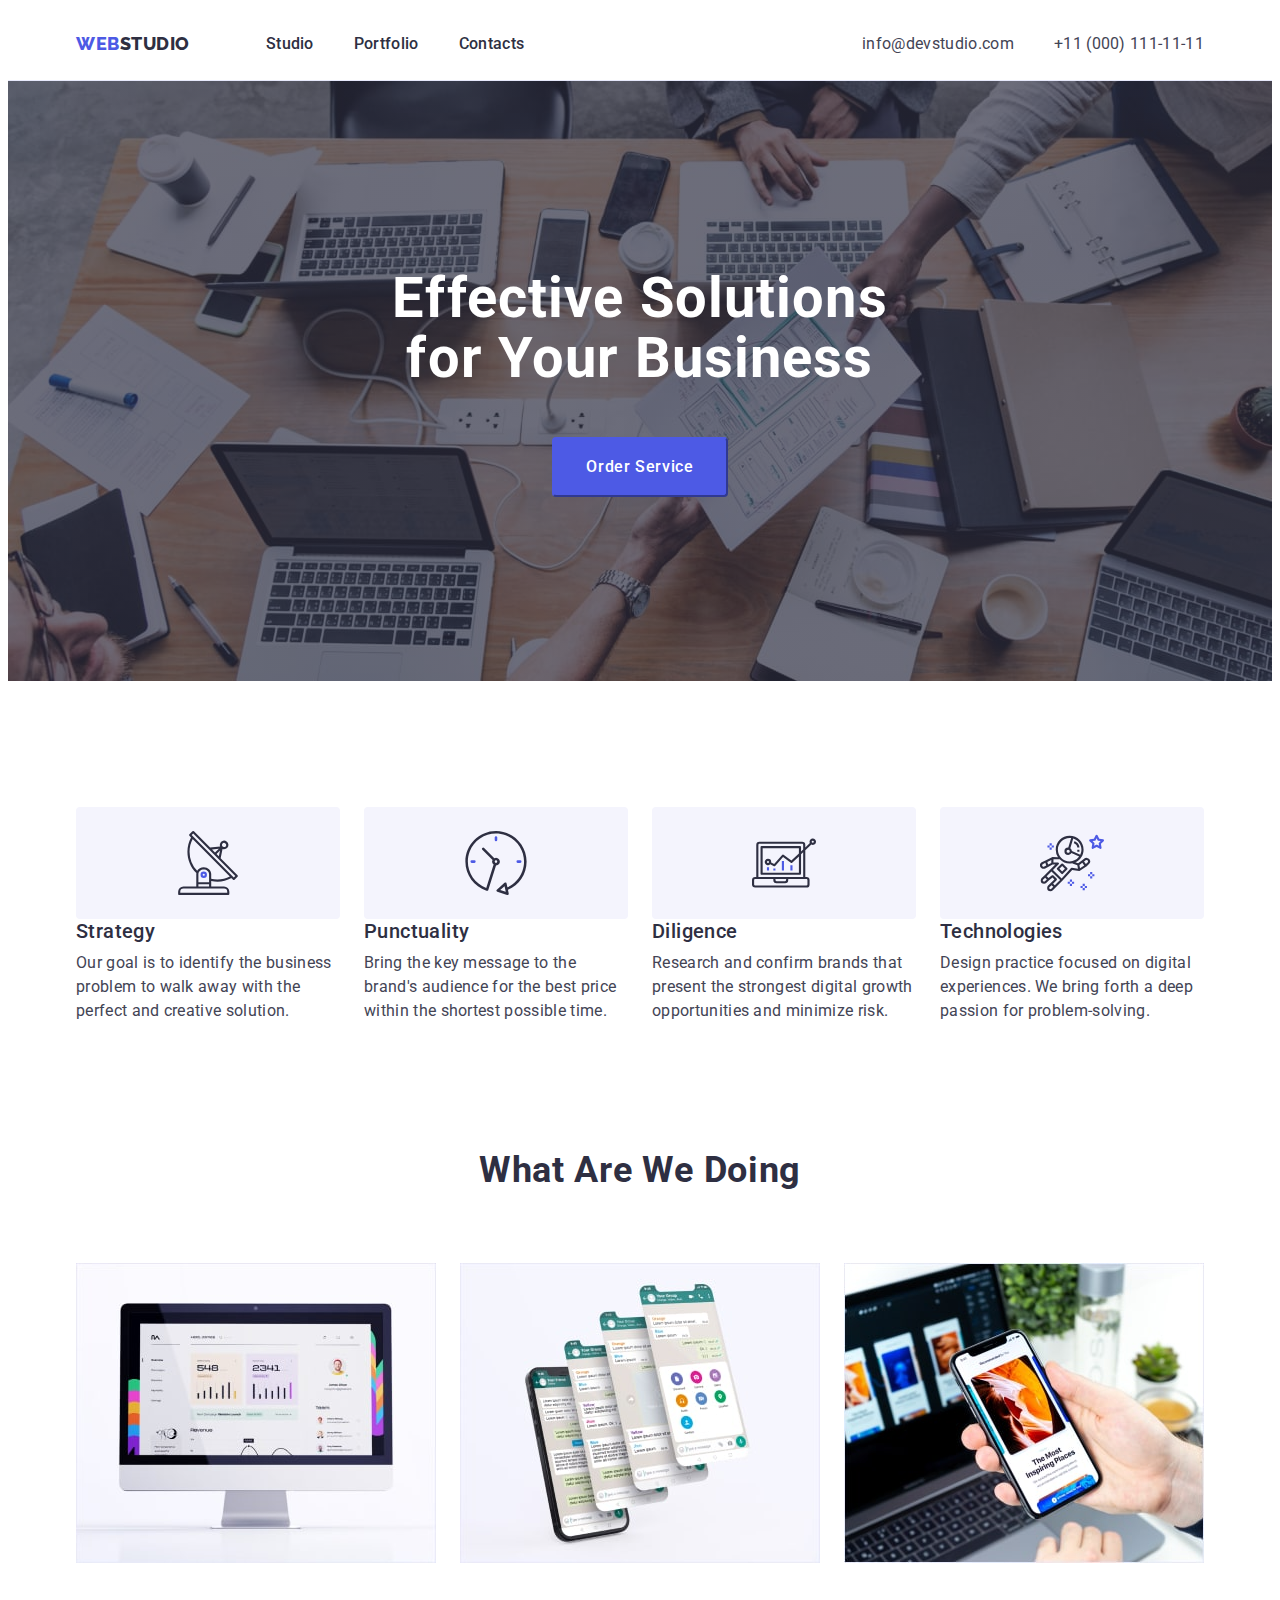
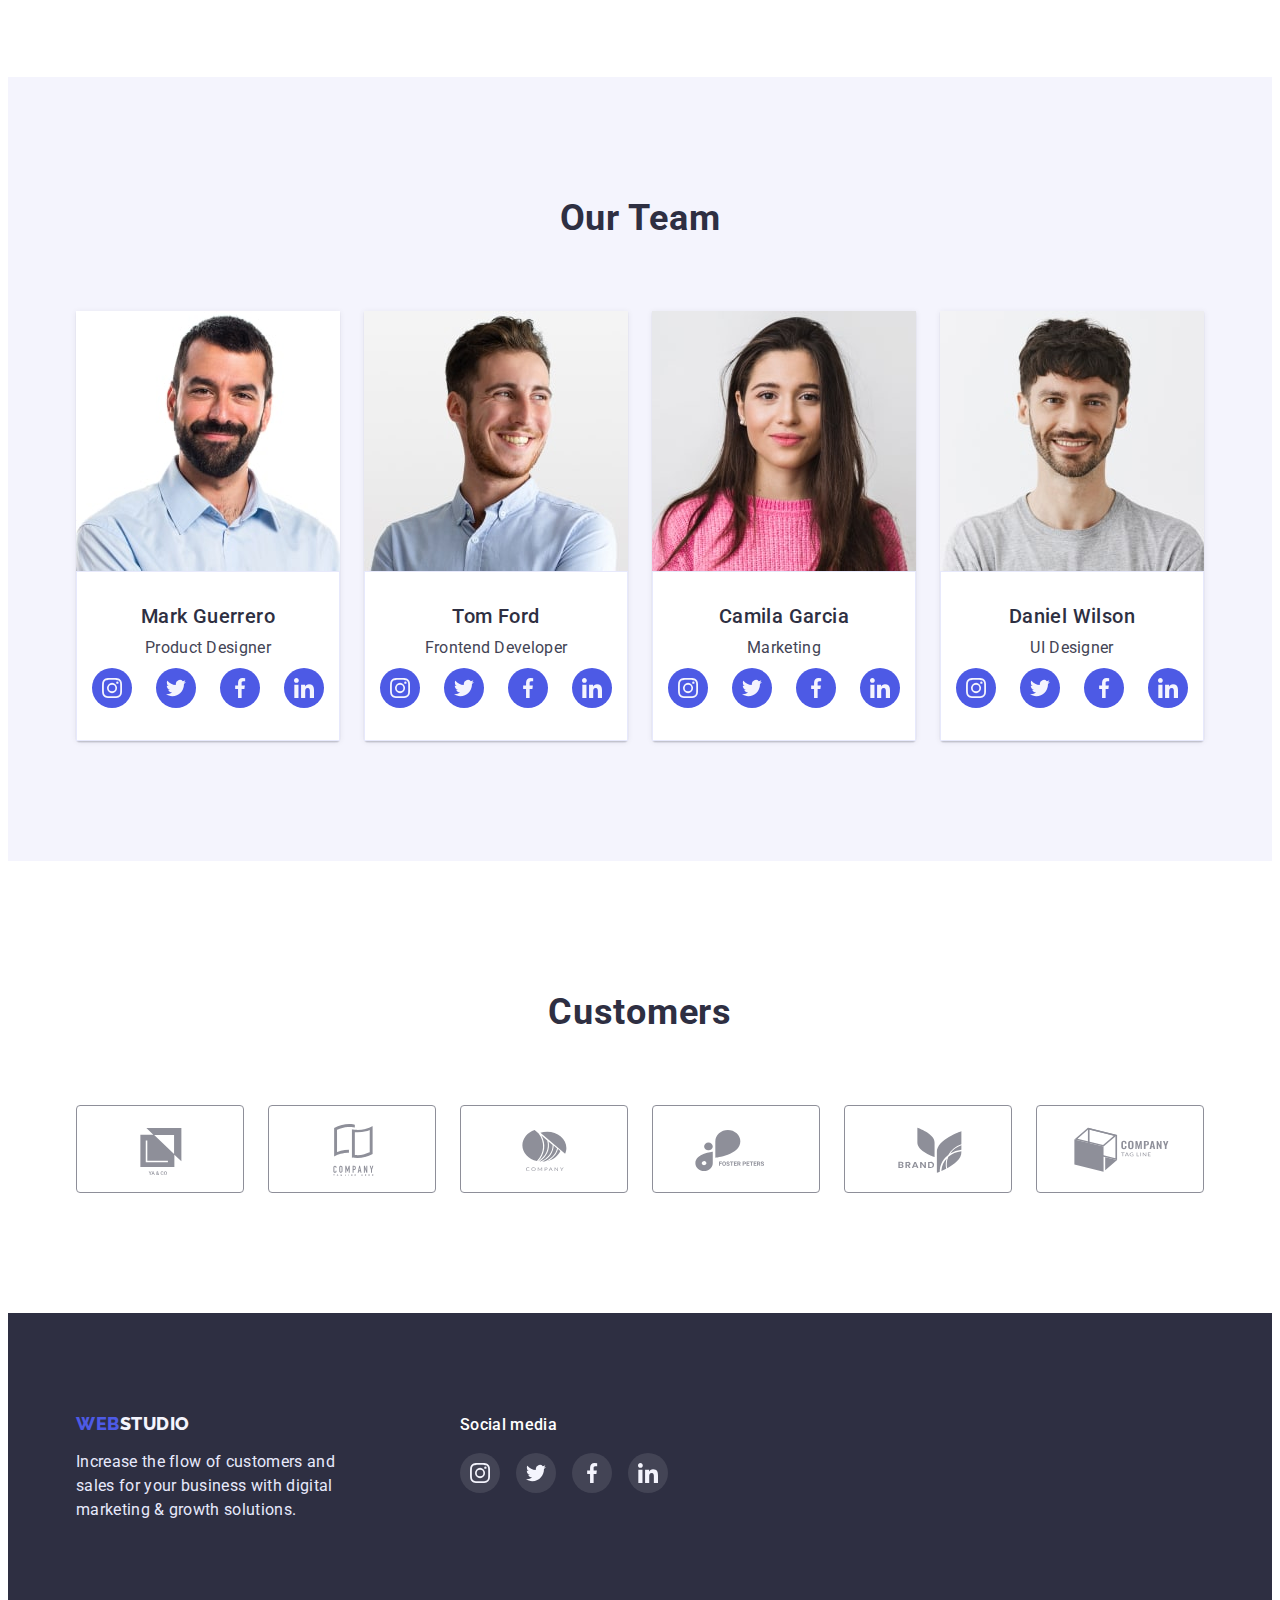
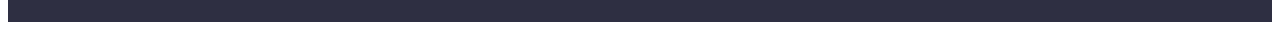
<file: index.html>
<!DOCTYPE html>
<html lang="en">
  <head>
    <meta charset="UTF-8" />
    <meta http-equiv="X-UA-Compatible" content="IE=edge" />
    <meta name="viewport" content="width=device-width, initial-scale=1.0" />
    <title>webstudio&#127912;</title>
    <link
      rel="stylesheet"
      href="https://cdnjs.cloudflare.com/ajax/libs/modern-normalize/1.1.0/modern-normalize.min.css"
      integrity="sha512-wpPYUAdjBVSE4KJnH1VR1HeZfpl1ub8YT/NKx4PuQ5NmX2tKuGu6U/JRp5y+Y8XG2tV+wKQpNHVUX03MfMFn9Q=="
      crossorigin="anonymous"
      referrerpolicy="no-referrer"
    />
    <link rel="stylesheet" href="./css/styles.css" />
    <link
      href="https://fonts.googleapis.com/css2?family=Raleway:wght@800&family=Roboto:wght@400;500;700;900&display=swap"
      rel="stylesheet"
    />
  </head>

  <body>
    <header class="page-header">
      <div class="container header-container">
        <nav class="main-nav">
          <a class="web-header link" href="./index.html"
            ><span class="accent">WEB</span>STUDIO</a
          >
          <ul class="site-nav">
            <li class="item list">
              <a class="header-item link" href="./index.html">Studio</a>
            </li>
            <li class="item list">
              <a class="header-item link" href="./portfolio.html">Portfolio</a>
            </li>
            <li class="item list">
              <a class="header-item link" href="">Contacts</a>
            </li>
          </ul>
        </nav>
        <address>
          <ul class="address-nav">
            <li class="item list">
              <a class="mail link" href="mailto:info@devstudio.com"
                >info@devstudio.com</a
              >
            </li>
            <li class="item list">
              <a class="tel link" href="tel:+110001111111"
                >+11 (000) 111-11-11</a
              >
            </li>
          </ul>
        </address>
      </div>
    </header>
    <main>
      <section class="hero overlay">
        <div class="container">
          <h1 class="hero-text">Effective Solutions for Your Business</h1>
          <button class="button-index" type="button">Order Service</button>
        </div>
      </section>
      <section class="feature">
        <div class="container">
          <h2 class="visually-hidden">Features</h2>
          <ul class="feature-list list">
            <li>
              <div class="feature-item">
                <a href="">
                  <svg class="feature-icon">
                    <use href="./images/icons.svg#icon-antenna"></use>
                  </svg>
                </a>
              </div>
              <h3 class="suptitle">Strategy</h3>
              <p class="subtitle">
                Our goal is to identify the business problem to walk away with
                the perfect and creative solution.
              </p>
            </li>
            <li>
              <div class="feature-item">
                <a href="">
                  <svg class="feature-icon">
                    <use href="./images/icons.svg#icon-clock"></use>
                  </svg>
                </a>
              </div>
              <h3 class="suptitle">Punctuality</h3>
              <p class="subtitle">
                Bring the key message to the brand's audience for the best price
                within the shortest possible time.
              </p>
            </li>
            <li>
              <div class="feature-item">
                <a href="">
                  <svg class="feature-icon">
                    <use href="./images/icons.svg#icon-diagram"></use>
                  </svg>
                </a>
              </div>
              <h3 class="suptitle">Diligence</h3>
              <p class="subtitle">
                Research and confirm brands that present the strongest digital
                growth opportunities and minimize risk.
              </p>
            </li>
            <li>
              <div class="feature-item">
                <a href="">
                  <svg class="feature-icon">
                    <use href="./images/icons.svg#icon-astronaut"></use>
                  </svg>
                </a>
              </div>
              <h3 class="suptitle">Technologies</h3>
              <p class="subtitle">
                Design practice focused on digital experiences. We bring forth a
                deep passion for problem-solving.
              </p>
            </li>
          </ul>
        </div>
      </section>
      <section class="doings">
        <div class="container">
          <h2 class="section-text">What are we doing</h2>
          <ul class="doings-list list">
            <li class="item">
              <img
                src="./images/img-1.jpg"
                alt="info-1"
                width="360"
                height="300"
              />
            </li>
            <li class="item">
              <img
                src="./images/img-2.jpg"
                alt="info-2"
                width="360"
                height="300"
              />
            </li>
            <li class="item">
              <img
                src="./images/img-3.jpg"
                alt="info-3"
                width="360"
                height="300"
              />
            </li>
          </ul>
        </div>
      </section>
      <section class="our-team section">
        <div class="container">
          <h2 class="section-text">Our Team</h2>
          <ul class="our-team-list list">
            <li class="team-item">
              <img
                src="./images/img-1_1.jpg"
                alt="man-1"
                width="264"
                height="260"
              />

              <div class="our-team-content">
                <h3 class="suptitle">Mark Guerrero</h3>
                <p class="subtitle">Product Designer</p>
                <ul class="team-soc-list list">
                  <li class="team-soc-item">
                    <a href="" class="team-soc-link link">
                      <svg class="team-soc-icon" width="20" height="20">
                        <use href="./images/icons.svg#icon-instagram"></use>
                      </svg>
                    </a>
                  </li>
                  <li class="team-soc-item">
                    <a href="" class="team-soc-link link">
                      <svg class="team-soc-icon" width="20" height="20">
                        <use href="./images/icons.svg#icon-twitter"></use>
                      </svg>
                    </a>
                  </li>
                  <li class="team-soc-item">
                    <a href="" class="team-soc-link link">
                      <svg class="team-soc-icon" width="20" height="20">
                        <use href="./images/icons.svg#icon-facebook"></use>
                      </svg>
                    </a>
                  </li>
                  <li class="team-soc-item">
                    <a href="" class="team-soc-link link">
                      <svg class="team-soc-icon" width="20" height="20">
                        <use href="./images/icons.svg#icon-linkedin"></use>
                      </svg>
                    </a>
                  </li>
                </ul>
              </div>
            </li>
            <li class="team-item">
                <img
                  src="./images/img-1_2.jpg"
                  alt="man-2"
                  width="264"
                  height="260"/>
              <div class="our-team-content">
                <h3 class="team-text-suptitle suptitle">Tom Ford</h3>
                <p class="team-text-subtitle subtitle">Frontend Developer</p>
                <ul class="team-soc-list list">
                  <li class="team-soc-item">
                    <a href="" class="team-soc-link link">
                      <svg class="team-soc-icon" width="20" height="20">
                        <use href="./images/icons.svg#icon-instagram"></use>
                      </svg>
                    </a>
                  </li>
                  <li class="team-soc-item">
                    <a href="" class="team-soc-link link">
                      <svg class="team-soc-icon" width="20" height="20">
                        <use href="./images/icons.svg#icon-twitter"></use>
                      </svg>
                    </a>
                  </li>
                  <li class="team-soc-item">
                    <a href="" class="team-soc-link link">
                      <svg class="team-soc-icon" width="20" height="20">
                        <use href="./images/icons.svg#icon-facebook"></use>
                      </svg>
                    </a>
                  </li>
                  <li class="team-soc-item">
                    <a href="" class="team-soc-link link">
                      <svg class="team-soc-icon" width="20" height="20">
                        <use href="./images/icons.svg#icon-linkedin"></use>
                      </svg>
                    </a>
                  </li>
                </ul>
              </div>
            </li>
            <li class="team-item">
              <img
                  src="./images/img-1_3.jpg"
                  alt="woman-1"
                  width="264"
                  height="260"/>
              <div class="our-team-content">
                <h3 class="team-text-suptitle suptitle">Camila Garcia</h3>
                <p class="team-text-subtitle subtitle">Marketing</p>
                <ul class="team-soc-list list">
                  <li class="team-soc-item">
                    <a href="" class="team-soc-link link">
                      <svg class="team-soc-icon" width="20" height="20">
                        <use href="./images/icons.svg#icon-instagram"></use>
                      </svg>
                    </a>
                  </li>
                  <li class="team-soc-item">
                    <a href="" class="team-soc-link link">
                      <svg class="team-soc-icon" width="20" height="20">
                        <use href="./images/icons.svg#icon-twitter"></use>
                      </svg>
                    </a>
                  </li>
                  <li class="team-soc-item">
                    <a href="" class="team-soc-link link">
                      <svg class="team-soc-icon" width="20" height="20">
                        <use href="./images/icons.svg#icon-facebook"></use>
                      </svg>
                    </a>
                  </li>
                  <li class="team-soc-item">
                    <a href="" class="team-soc-link link">
                      <svg class="team-soc-icon" width="20" height="20">
                        <use href="./images/icons.svg#icon-linkedin"></use>
                      </svg>
                    </a>
                  </li>
                </ul>
              </div>
            </li>
            <li class="team-item">
                <img
                  src="./images/img-1_4.jpg"
                  alt="man-3"
                  width="264"
                  height="260"/>
              <div class="our-team-content">
                <h3 class="team-text-suptitle suptitle">Daniel Wilson</h3>
                <p class="team-text-subtitle subtitle">UI Designer</p>
                <ul class="team-soc-list list">
                  <li class="team-soc-item">
                    <a href="" class="team-soc-link link">
                      <svg class="team-soc-icon" width="20" height="20">
                        <use href="./images/icons.svg#icon-instagram"></use>
                      </svg>
                    </a>
                  </li>
                  <li class="team-soc-item">
                    <a href="" class="team-soc-link link">
                      <svg class="team-soc-icon" width="20" height="20">
                        <use href="./images/icons.svg#icon-twitter"></use>
                      </svg>
                    </a>
                  </li>
                  <li class="team-soc-item">
                    <a href="" class="team-soc-link link">
                      <svg class="team-soc-icon" width="20" height="20">
                        <use href="./images/icons.svg#icon-facebook"></use>
                      </svg>
                    </a>
                  </li>
                  <li class="team-soc-item">
                    <a href="" class="team-soc-link link">
                      <svg class="team-soc-icon" width="20" height="20">
                        <use href="./images/icons.svg#icon-linkedin"></use>
                      </svg>
                    </a>
                  </li>
                </ul>
              </div>
            </li>
          </ul>
        </div>
      </section>
      <section class="customers">
        <div class="container">
          <h2 class="section-text">Customers</h2>
          <ul class="customers-list list">
            <li class="customers-item">
              <a href="" class="customers-link link"
                ><svg class="customers-icon">
                  <use href="./images/icons.svg#icon-Logo-1"></use></svg
              ></a>
            </li>
            <li class="customers-item">
              <a href="" class="customers-link link"
                ><svg class="customers-icon">
                  <use href="./images/icons.svg#icon-Logo-2"></use></svg
              ></a>
            </li>
            <li class="customers-item">
              <a href="" class="customers-link link"
                ><svg class="customers-icon">
                  <use href="./images/icons.svg#icon-Logo-3"></use></svg
              ></a>
            </li>
            <li class="customers-item">
              <a href="" class="customers-link link">
                <svg class="customers-icon">
                  <use href="./images/icons.svg#icon-Logo-4"></use></svg
              ></a>
            </li>
            <li class="customers-item">
              <a href="" class="customers-link link"
                ><svg class="customers-icon">
                  <use href="./images/icons.svg#icon-Logo-5"></use></svg
              ></a>
            </li>
            <li class="customers-item">
              <a href="" class="customers-link link"
                ><svg class="customers-icon">
                  <use href="./images/icons.svg#icon-Logo-6"></use></svg
              ></a>
            </li>
          </ul>
        </div>
      </section>
    </main>
    <footer class="footer">
      <div class="container flex">
        <div>
          <a class="web-footer link" href="./index.html"
            ><span class="accent">WEB</span>STUDIO</a
          >
          <p class="footer-text">
            Increase the flow of customers and sales for your business with
            digital marketing & growth solutions.
          </p>
        </div>
        <div class="social-media">
          <p class="social-media-text">Social media</p>
          <ul class="footer-soc-list list">
            <li class="footer-soc-item">
              <a href="" class="footer-soc-link link">
                <svg class="footer-soc-icon" width="20" height="20">
                  <use href="./images/icons.svg#icon-instagram"></use>
                </svg>
              </a>
            </li>
            <li class="footer-soc-item">
              <a href="" class="footer-soc-link link">
                <svg class="footer-soc-icon" width="20" height="20">
                  <use href="./images/icons.svg#icon-twitter"></use>
                </svg>
              </a>
            </li>
            <li class="footer-soc-item">
              <a href="" class="footer-soc-link link">
                <svg class="footer-soc-icon" width="20" height="20">
                  <use href="./images/icons.svg#icon-facebook"></use>
                </svg>
              </a>
            </li>
            <li class="footer-soc-item">
              <a href="" class="footer-soc-link link">
                <svg class="footer-soc-icon" width="20" height="20">
                  <use href="./images/icons.svg#icon-linkedin"></use>
                </svg>
              </a>
            </li>
          </ul>
        </div>
      </div>
    </footer>
  </body>
</html>
</file>
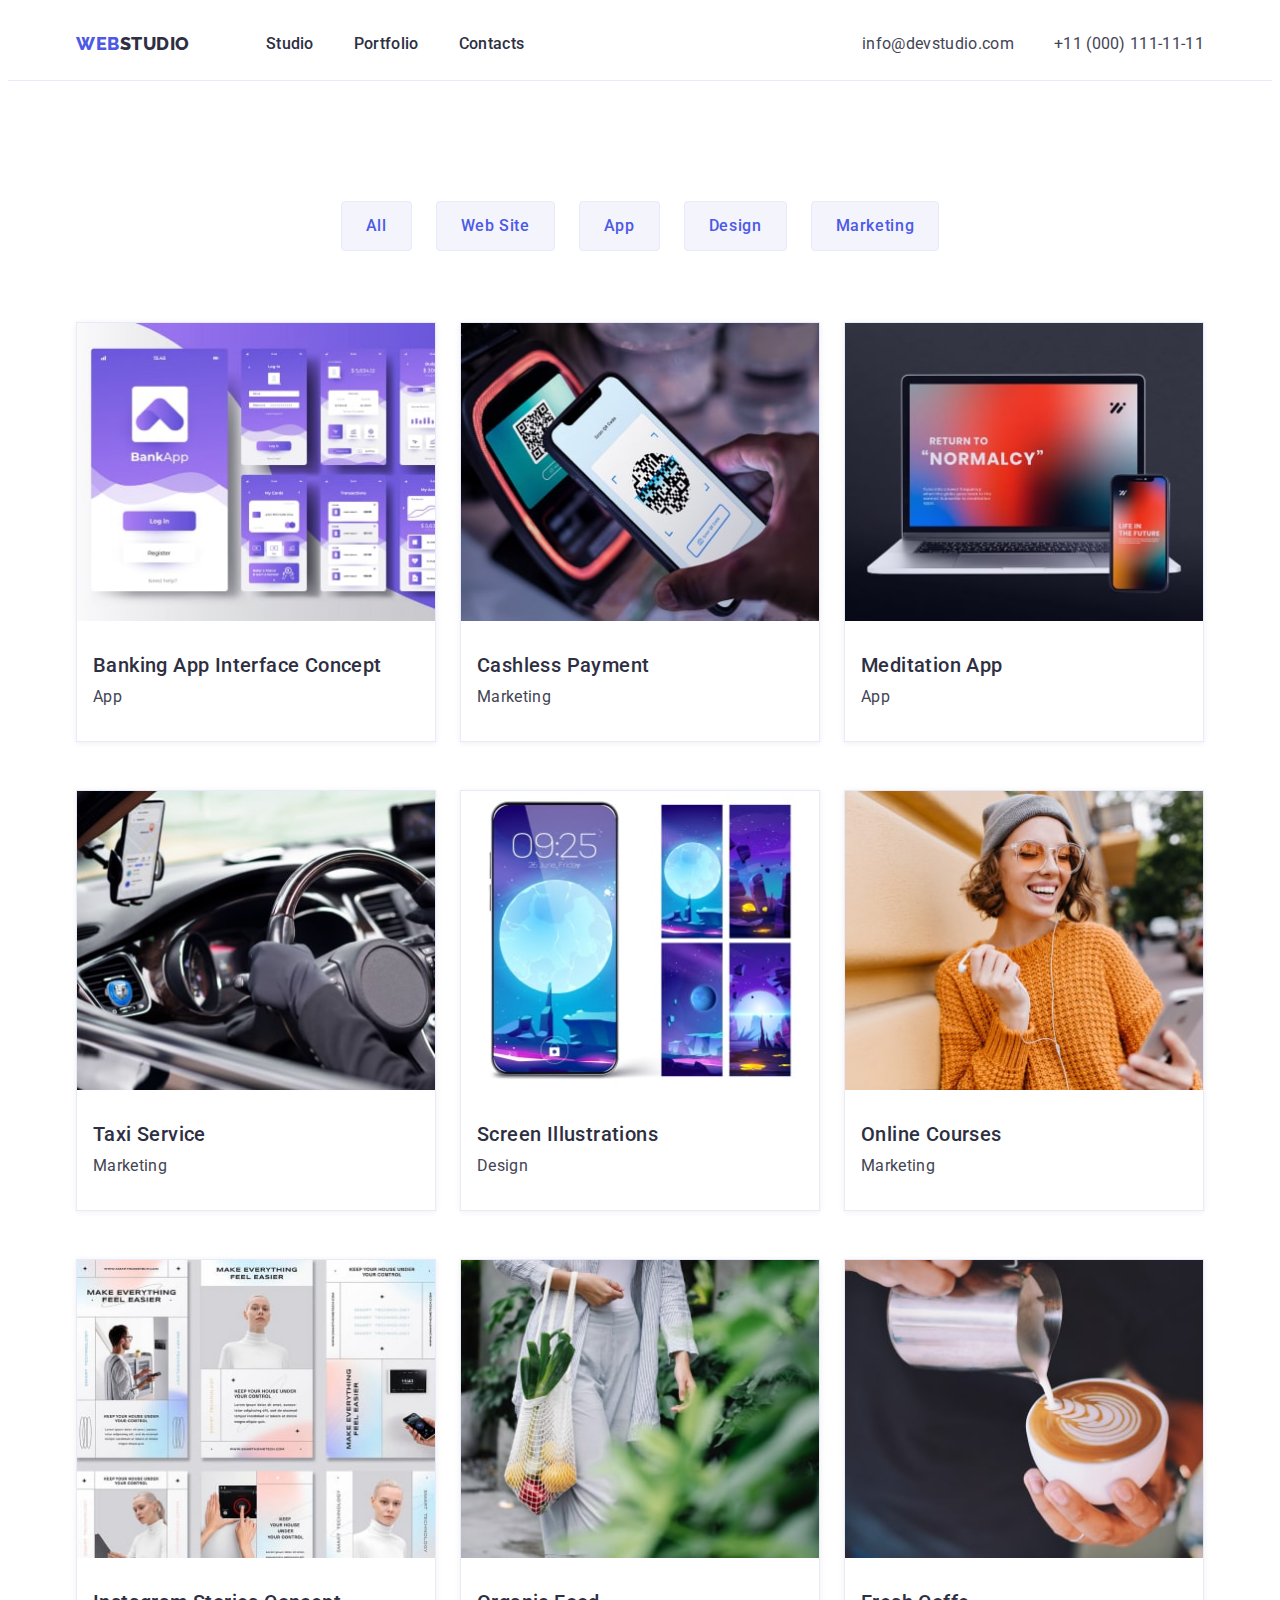
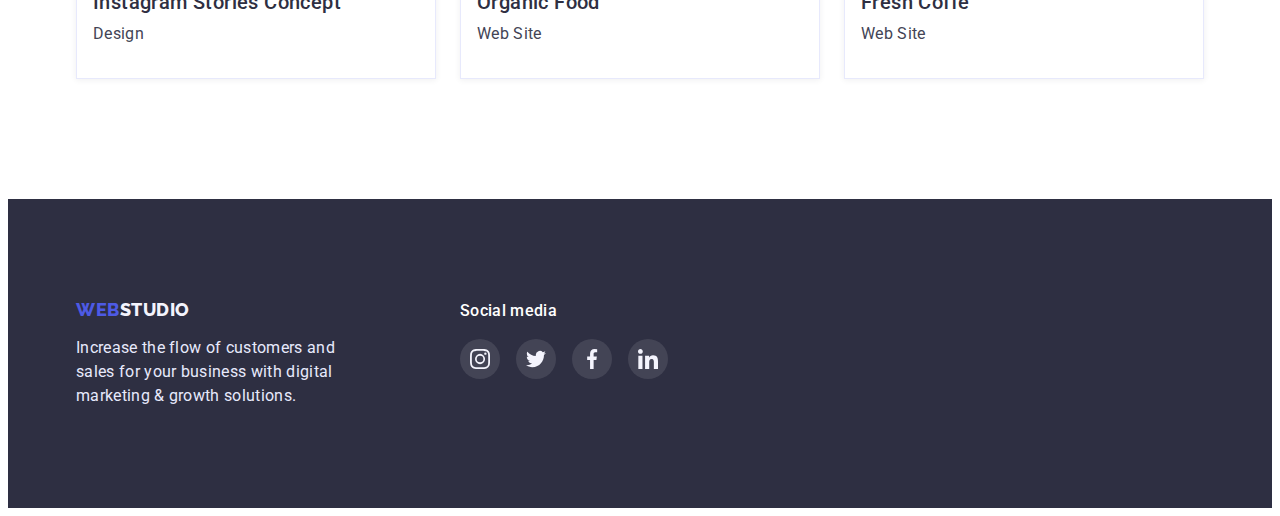
<file: portfolio.html>
<!DOCTYPE html>
<html lang="en">
  <head>
    <meta charset="UTF-8" />
    <meta http-equiv="X-UA-Compatible" content="IE=edge" />
    <meta name="viewport" content="width=device-width, initial-scale=1.0" />
    <title>Document</title>
    <link
      rel="stylesheet"
      href="https://cdnjs.cloudflare.com/ajax/libs/modern-normalize/1.1.0/modern-normalize.min.css"
      integrity="sha512-wpPYUAdjBVSE4KJnH1VR1HeZfpl1ub8YT/NKx4PuQ5NmX2tKuGu6U/JRp5y+Y8XG2tV+wKQpNHVUX03MfMFn9Q=="
      crossorigin="anonymous"
      referrerpolicy="no-referrer"
    />
    <link rel="stylesheet" href="./css/styles.css" />
    <link
      href="https://fonts.googleapis.com/css2?family=Raleway:wght@800&family=Roboto:wght@400;500;700;900&display=swap"
      rel="stylesheet"
    />
  </head>
  <body>
    <header class="page-header">
      <div class="container header-container">
        <nav class="main-nav">
          <a class="web-header link" href="./index.html"
            ><span class="accent">WEB</span>STUDIO</a
          >
          <ul class="site-nav">
            <li class="item list">
              <a class="header-item link" href="./index.html">Studio</a>
            </li>
            <li class="item list">
              <a class="header-item link" href="./portfolio.html">Portfolio</a>
            </li>
            <li class="item list">
              <a class="header-item link" href="">Contacts</a>
            </li>
          </ul>
        </nav>
        <address>
          <ul class="address-nav">
            <li class="item list">
              <a class="mail link" href="mailto:info@devstudio.com"
                >info@devstudio.com</a
              >
            </li>
            <li class="item list">
              <a class="tel link" href="tel:+110001111111"
                >+11 (000) 111-11-11</a
              >
            </li>
          </ul>
        </address>
      </div>
    </header>
    <main>
      <section class="section">
        <div class="container">
          <h1 class="visually-hidden">buttons</h1>
          <ul class="buttons">
            <li class="list">
              <button class="button-portfolio" type="button">All</button>
            </li>
            <li class="list">
              <button class="button-portfolio" type="button">Web Site</button>
            </li>
            <li class="list">
              <button class="button-portfolio" type="button">App</button>
            </li>
            <li class="list">
              <button class="button-portfolio" type="button">Design</button>
            </li>
            <li class="list">
              <button class="button-portfolio" type="button">Marketing</button>
            </li>
          </ul>
          <h2 class="visually-hidden">Project card</h2>
          <ul class="project-card list">
            <li class="project-card-image">
              <a href="" class="project-card-link">
                <img
                  src="./images/bank.jpg"
                  alt="bank"
                  width="360"
                  height="300"
                />
                <div class="project-card-content">
                  <h3 class="suptitle">Banking App Interface Concept</h3>
                  <p class="subtitle">App</p>
                </div>
              </a>
            </li>
            <li class="project-card-image">
              <a class="project-card-link" href="">
                <img
                  src="./images/cash.jpg"
                  alt="bank"
                  width="360"
                  height="300"
                />
                <div class="project-card-content">
                  <h3 class="suptitle">Cashless Payment</h3>
                  <p class="subtitle">Marketing</p>
                </div>
              </a>
            </li>
            <li class="project-card-image">
              <a class="project-card-link" href=""
                ><img
                  src="./images/medi.jpg"
                  alt="medi"
                  width="360"
                  height="300"
                />
                <div class="project-card-content">
                  <h3 class="suptitle">Meditation App</h3>
                  <p class="subtitle">App</p>
                </div></a
              >
            </li>
            <li class="project-card-image">
              <a class="project-card-link" href="">
                <img
                  src="./images/taxi.jpg"
                  alt="taxi"
                  width="360"
                  height="300"
              /><div class="project-card-content">
                <h3 class="suptitle">Taxi Service</h3>
                <p class="subtitle">Marketing</p>
              </div></a>
              
            </li>
            <li class="project-card-image">
              <a class="project-card-link" href="">
                <img
                  src="./images/screen.jpg"
                  alt="screen"
                  width="360"
                  height="300"
                />
                <div class="project-card-content">
                  <h3 class="suptitle">Screen Illustrations</h3>
                  <p class="subtitle">Design</p>
                </div>
              </a>
            </li>
            <li class="project-card-image">
              <a class="project-card-link" href="">
                <img
                  src="./images/courses.jpg"
                  alt="courses"
                  width="360"
                  height="300"
                />
                <div class="project-card-content">
                  <h3 class="suptitle">Online Courses</h3>
                  <p class="subtitle">Marketing</p>
                </div></a
              >
            </li>
            <li class="project-card-image">
              <a class="project-card-link" href="">
                <img
                  src="./images/insta.jpg"
                  alt="insta"
                  width="360"
                  height="300"
                />
                <div class="project-card-content">
                  <h3 class="suptitle">Instagram Stories Concept</h3>
                  <p class="subtitle">Design</p>
                </div></a
              >
            </li>
            <li class="project-card-image">
              <a class="project-card-link" href="">
                <img
                  src="./images/food.jpg"
                  alt="food"
                  width="360"
                  height="300"
                />
                <div class="project-card-content">
                  <h3 class="suptitle">Organic Food</h3>
                  <p class="subtitle">Web Site</p>
                </div></a
              >
            </li>
            <li class="project-card-image">
              <a class="project-card-link" href="">
                <img
                  src="./images/coffee.jpg"
                  alt="coffee"
                  width="360"
                  height="300"
                />
                <div class="project-card-content">
                  <h3 class="suptitle">Fresh Coffe</h3>
                  <p class="subtitle">Web Site</p>
                </div></a
              >
            </li>
          </ul>
        </div>
      </section>
    </main>
    <footer class="footer">
      <div class="container">
        <div>
          <a class="web-footer link" href="./index.html"
            ><span class="accent">WEB</span>STUDIO</a
          >
          <p class="footer-text">
            Increase the flow of customers and sales for your business with
            digital marketing & growth solutions.
          </p>
        </div>
        <div class="social-media">
          <p class="social-media-text">Social media</p>
          <ul class="footer-soc-list list">
            <li class="footer-soc-item">
              <a href="" class="footer-soc-link link">
                <svg class="footer-soc-icon" width="20" height="20">
                  <use href="./images/icons.svg#icon-instagram"></use>
                </svg>
              </a>
            </li>
            <li class="footer-soc-item">
              <a href="" class="footer-soc-link link">
                <svg class="footer-soc-icon" width="20" height="20">
                  <use href="./images/icons.svg#icon-twitter"></use>
                </svg>
              </a>
            </li>
            <li class="footer-soc-item">
              <a href="" class="footer-soc-link link">
                <svg class="footer-soc-icon" width="20" height="20">
                  <use href="./images/icons.svg#icon-facebook"></use>
                </svg>
              </a>
            </li>
            <li class="footer-soc-item">
              <a href="" class="footer-soc-link link">
                <svg class="footer-soc-icon" width="20" height="20">
                  <use href="./images/icons.svg#icon-linkedin"></use>
                </svg>
              </a>
            </li>
          </ul>
        </div>
      </div>
    </footer>
  </body>
</html>
</file>
<file: css/styles.css>
.title {
  font-family: Raleway, sans-serif;
}
:root {
  --body-text-color: #2e2f42;
  --background-color: #2e2f42;
  --link-color: #404bbf;
  --subtitle-color: #434455;
  --accent-color: #4d5ae5;
}
*,
*::before,
*::after {
  box-sizing: border-box;
}

body {
  font-family: "Roboto", sans-serif;
  color: var(--body-text-color);
}
/*============================Utility============================*/
img {
  display: block;
  max-width: 100%;
  height: auto;
}
button {
  cursor: pointer;
}
.list {
  padding: 0;
  margin: 0;
  list-style: none;
}
.link {
  text-decoration: none;
}
.link:hover,
.link:focus {
  color: var(--link-color);
}
.accent {
  color: #4d5ae5;
}

.container {
  width: 1158px;
  padding: 0 15px;
  margin: 0 auto;
}

h1,
h2,
h3,
h4,
h5,
p {
  margin: 0;
  margin-bottom: 0;
}
ul,
ol {
  margin-top: 0;
  margin-bottom: 0;
  padding-left: 0;
  padding-right: 0;
}

.visually-hidden {
  position: absolute;
  width: 1px;
  height: 1px;
  margin: -1px;
  border: 0;
  padding: 0;
  white-space: nowrap;
  clip-path: inset(100%);
  clip: rect(0 0 0 0);
  overflow: hidden;
}
.suptitle {
  padding-bottom: 8px;
  color: #2E2F42;
  font-family: "Roboto", sans-serif;
  font-weight: 500;
  font-size: 20px;
  line-height: 1.2;
  letter-spacing: 0.02em;
}

.subtitle {
  font-family: "Roboto", sans-serif;
  font-size: 16px;
  line-height: 1.5;
  letter-spacing: 0.02em;
  color: var(--subtitle-color);
}
.social-media-text {
  font-family: "Roboto";
  font-style: normal;
  font-weight: 500;
  font-size: 16px;
  line-height: 1.5;
  letter-spacing: 0.02em;
  color: #ffffff;
  text-align: left;
}

/*============================Header============================*/

.page-header {

  /* background-color: aqua; */
  border-bottom: 1px solid #e7e9fc;
}

.main-nav {
  display: flex;
  align-items: center;
}
.site-nav {
  display: flex;
}

.site-nav .item {
  display: block;
  margin-right: 40px;
  /* background-color: yellow; */
}
.site-nav .item:last-child {
  margin-right: 0;
}

.web-header {
  margin-right: 76px;
  /* background-color: greenyellow; */
  color: #2e2f42;

  font-family: "Raleway", sans-serif;
  font-style: normal;
  font-weight: 800;
  font-size: 18px;
  line-height: 1.33;
  align-items: center;
  letter-spacing: 0.03em;
  text-transform: uppercase;
}

.header-item {
  display: block;
  padding-top: 24px;
  padding-bottom: 24px;

  font-weight: 500;
  font-size: 16px;
  line-height: 1.5;
  letter-spacing: 0.02em;
  color: var(--body-text-color);
}
.header-item:hover,
.header-item:focus {
  color: var(--link-color);
}
.header-container {
  display: flex;
  justify-content: space-between;
}
.address-nav {
  display: flex;
  padding-top: 24px;
  padding-bottom: 24px;
}
.address-nav .item {
  display: flex;
  display: block;
}
.address-nav .item + .item {
  margin-left: 40px;
}
.tel {
  /* background-color: red; */
  color: #434455;
  font-style: normal;
  font-size: 16px;
  line-height: 1.5;
  letter-spacing: 0.02em;
}
.mail {
  /* background-color: red; */
  color: #434455;

  font-style: normal;
  font-size: 16px;
  line-height: 1.5;
  letter-spacing: 0.02em;
}
.tel:hover,
.tel:focus {
  color: var(--link-color);
}
.mail:hover,
.mail:focus {
  color: var(--link-color);
}
/*============================Sections============================*/
.section {
  padding-bottom: 120px;
  padding-top: 120px;
  /* background-color: violet; */
}
.hero {
  background-color: var(--background-color);
  text-align: center;
  padding-top: 188px;
  padding-bottom: 188px;
}
.overlay {
  max-width: 1440px;
  height: 600px;
  margin-left: auto;
  margin-right: auto;
  background-image: linear-gradient(
      rgba(46, 47, 66, 0.7),
      rgba(46, 47, 66, 0.7)
    ),
    url(../images/people-office-1.jpg);
}

.hero-text {
  margin-left: auto;
  margin-right: auto;
  width: 496px;

  color: #ffffff;
  /* background-color: teal; */

  text-align: center;
  font-weight: 700;
  font-size: 56px;
  line-height: 1.07;
  letter-spacing: 0.02em;
}

.section-text {
  font-weight: 700;
  font-size: 36px;
  line-height: 1, 11;
  text-align: center;
  letter-spacing: 0.02em;
  text-transform: capitalize;
}
/*============================Features============================*/
.feature {
  /* background-color: yellow; */
  padding-top: 126px;
  padding-bottom: 126px;
}
.feature-list {
  display: flex;
  gap: 24px;
}
.feature-list .item {
  width: 1128px;
  /* background-color: aqua; */
}
.feature-item {
  display: block;
  width: 264px;
  height: 112px;
  border-radius: 4px;
  text-align: center;
  background-color: #f4f4fd;
}

.feature-icon {
  width: 64px;
  height: 64px;
  margin-top: 24px;
}

/*============================Doings============================*/
.doings {
  /* background-color: coral; */
  padding-bottom: 114px;
}
.doings-list {
  display: flex;
  gap: 24px;
  margin-top: 72px;
}


/*============================OurTeam============================*/
.our-team {
  background-color: #f4f4fd;
  padding-top: 120px;
}
.our-team-list {
  display: flex;
  flex-wrap: wrap;
  gap: 24px;
  margin-top: 72px;
}
.our-team-list .team-item {
  width: calc((100% - 72px) / 4);
  text-align: center;
}
.our-team-content {
  padding-top: 32px;
  padding-bottom: 32px;
  border: 1px solid #e7e9fc;
  background-color: #fff;
}

.team-item {
  background: #ffffff;
  box-shadow: 0px 1px 6px rgba(46, 47, 66, 0.08),
  0px 1px 1px rgba(46, 47, 66, 0.16), 0px 2px 1px rgba(46, 47, 66, 0.08);
  border-radius: 0px 0px 4px 4px;
}
.project-card {
  display: flex;
  flex-wrap: wrap;
  column-gap: 24px;
  row-gap: 48px;
  }

.project-card-content {

  padding-top: 32px;
  padding-bottom: 32px;
  padding-left: 16px;
  }

.project-card-image {
  width: calc((100% - 48px) / 3);
  background: #ffffff;
  border: 1px solid #e7e9fc;
  box-shadow: 0px 1px 6px rgba(46, 47, 66, 0.08);
  }
  
.project-card-link {
  text-decoration: none;
  display: block;
}

/* .project-card-link:hover,
.project-card-link:focus
{
  -webkit-box-shadow: 5px 5px 5px 0px rgba(0, 0, 0, 0.5);
  -moz-box-shadow: 5px 5px 5px 0px rgba(0, 0, 0, 0.5);
  box-shadow: 5px 5px 5px 0px rgba(0, 0, 0, 0.5);
} */
.project-card-link:hover,
.project-card-link:focus {
 border: 0.5px solid #F4F4FD;
 box-shadow: 0px 1px 6px rgba(46, 47, 66, 0.08), 0px 1px 1px rgba(46, 47, 66, 0.16), 0px 2px 1px rgba(46, 47, 66, 0.08);
}

.team-soc-list {
  display: flex;
  justify-content: center;
  gap: 24px;
  margin-top: 8px;
}
.team-soc-item {
  width: 40px;
  height: 40px;
}
.team-soc-link {
  width: 100%;
  height: 100%;
  background-color: #4d5ae5;
  fill: #f4f4fd;
  display: flex;
  align-items: center;
  justify-content: center;
  border-radius: 50%;

}
.team-soc-link:hover,
.team-soc-link:focus{
  background-color: #404bbf;
}

/*============================Customers============================*/
.customers {
  padding-top: 130px;
  padding-bottom: 120px;
}
.customers-list {
  display: flex;
  gap: 24px;
  margin-top: 72px;
}
.customers-item {
  width: calc((100% - 120px) / 6);
  height: 88px;
}
.customers-link {
  width: 100%;
  height: 100%;
  border: 1px solid #8e8f99;
  border-radius: 4px;
  display: flex;
  align-items: center;
  justify-content: center;
}
.customers-icon {
  width: 104px;
  height: 56px;
  fill: #8e8f99;
}

.customers-link:is(:hover, :focus) {
  border-color: #4d5ae5;
}

.customers-link:is(:hover, :focus) .customers-icon {
  fill: #4d5ae5;
}

/*============================Buttons============================*/
.button-index {
  cursor: pointer;
  border-radius: 4px;
  margin-top: 48px;
  padding: 16px 32px;
  border-color: #4d5ae5;

  color: #ffffff;
  background-color: #4d5ae5;

  font-family: inherit;
  font-size: 16px;
  font-weight: 500;
  line-height: 1.5;
  letter-spacing: 0.04em;
}
.button-index:hover,
.button-index:focus {
  color: #e7e9fc;
  background-color: #404bbf;
}
.button-portfolio {
  cursor: pointer;
  padding: 12px 24px;
  border: 1px solid #e7e9fc;
  border-radius: 4px;
  color: #4d5ae5;
  background-color: #f4f4fd;

  font-family: inherit;
  font-size: 16px;
  font-weight: 500;
  line-height: 1.5;
  letter-spacing: 0.04em;
  text-align: center;
}
.button-portfolio:hover {
  color: #e7e9fc;
  background-color: #4d5ae5;
  border: 1px solid #4d5ae5;
  box-shadow: 0px 3px 1px rgba(0, 0, 0, 0.1), 0px 2px 1px rgba(0, 0, 0, 0.08), 0px 2px 2px rgba(0, 0, 0, 0.12);
}
.button-portfolio:focus {
  color: #e7e9fc;
  background-color: #4d5ae5;
  border: 1px solid #4d5ae5;
  box-shadow: 0px 3px 1px rgba(0, 0, 0, 0.1), 0px 2px 1px rgba(0, 0, 0, 0.08), 0px 2px 2px rgba(0, 0, 0, 0.12);
  }
.buttons {
  display: flex;
  justify-content: center;
  gap: 24px;
  margin-bottom: 71px;
}
/*============================Footer============================*/
.footer {
  background-color: var(--background-color);
  padding-top: 100px;
  padding-bottom: 100px;
}
.footer .container{
  display: flex;
  column-gap: 120px;
}
.web-footer {

  color: #f4f4fd;

  font-family: "Raleway", sans-serif;
  font-style: normal;
  font-weight: 800;
  font-size: 18px;
  line-height: 1.17;
  display: flex;
  align-items: center;
  letter-spacing: 0.03em;
  text-transform: uppercase;
  /* flex-wrap: wrap; */
}
.footer-text {
  flex-wrap: wrap;
  width: 264px;
  margin-top: 16px;

  color: #e7e9fc;

  font-size: 16px;
  line-height: 1.5;
  letter-spacing: 0.02em;
}

.social-media-text {
  margin-bottom: 16px;
  font-family: "Roboto", sans-serif;
  font-style: normal;
  font-weight: 500;
  font-size: 16px;
  line-height: 1.5;
  letter-spacing: 0.02em;
  color: #ffffff;
}
.footer-soc-list {
  display: flex;
  gap: 16px;
}
.footer-soc-item {
  width: 40px;
  height: 40px;
}
.footer-soc-link {
  width: 100%;
  height: 100%;
  background-color: rgba(255, 255, 255, 0.1);
  fill: #f4f4fd;
  display: flex;
  align-items: center;
  justify-content: center;
  border-radius: 50%;
}
.footer-soc-item :hover,
.footer-soc-item :focus{
  background-color: #31d0aa;
}
</file>
